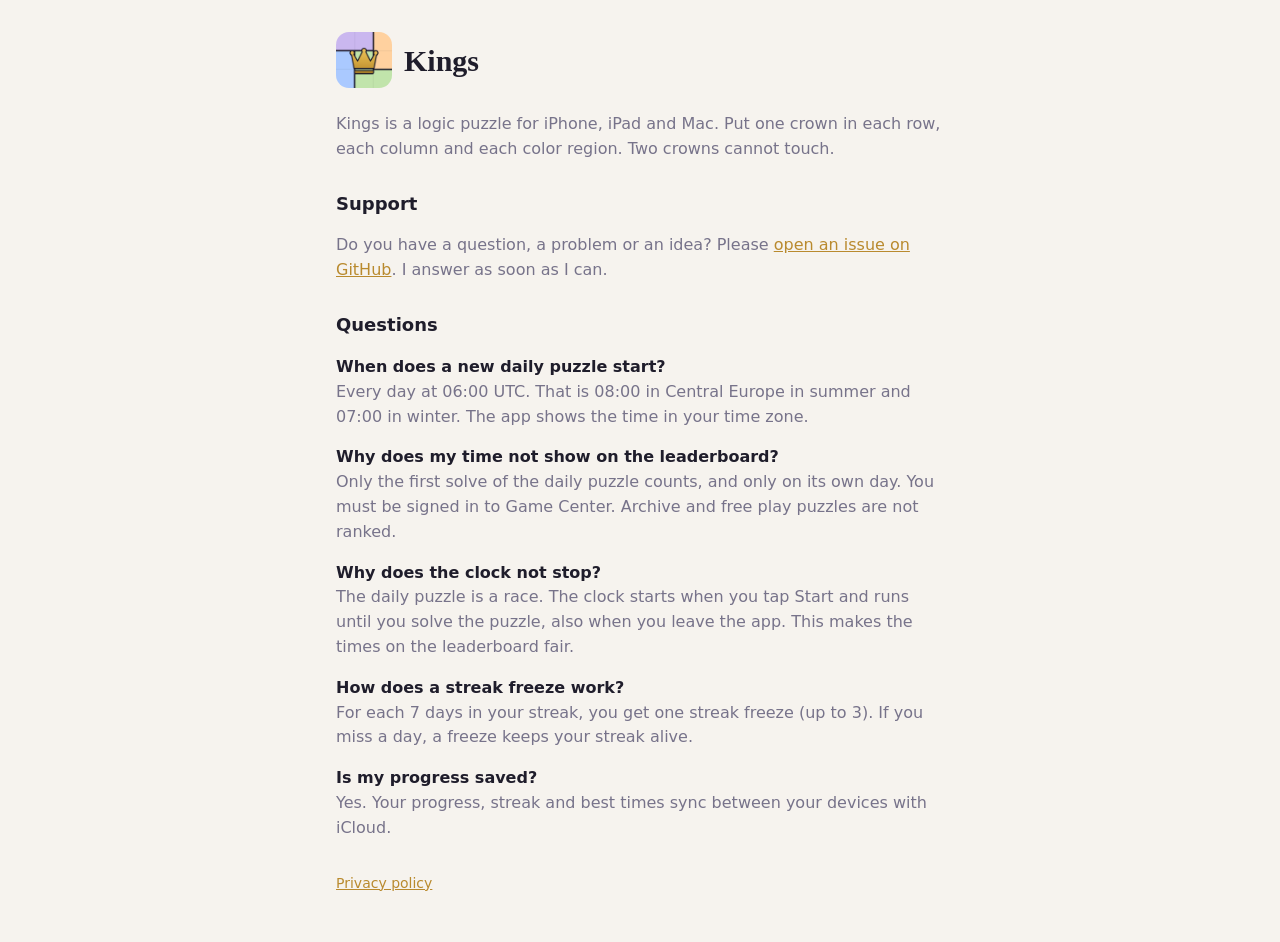
<file: index.html>
<!doctype html>
<html lang="en">
<head>
<meta charset="utf-8">
<meta name="viewport" content="width=device-width, initial-scale=1">
<title>Kings - Support</title>
<link rel="stylesheet" href="style.css">
<link rel="icon" href="icon.png">
</head>
<body>
<main>
  <header><img src="icon.png" alt=""><h1>Kings</h1></header>
  <p>Kings is a logic puzzle for iPhone, iPad and Mac. Put one crown in each row, each column and each color region. Two crowns cannot touch.</p>

  <h2>Support</h2>
  <p>Do you have a question, a problem or an idea? Please <a href="https://github.com/gereon/kings-app/issues/new">open an issue on GitHub</a>. I answer as soon as I can.</p>

  <h2>Questions</h2>
  <p><strong>When does a new daily puzzle start?</strong><br>Every day at 06:00 UTC. That is 08:00 in Central Europe in summer and 07:00 in winter. The app shows the time in your time zone.</p>
  <p><strong>Why does my time not show on the leaderboard?</strong><br>Only the first solve of the daily puzzle counts, and only on its own day. You must be signed in to Game Center. Archive and free play puzzles are not ranked.</p>
  <p><strong>Why does the clock not stop?</strong><br>The daily puzzle is a race. The clock starts when you tap Start and runs until you solve the puzzle, also when you leave the app. This makes the times on the leaderboard fair.</p>
  <p><strong>How does a streak freeze work?</strong><br>For each 7 days in your streak, you get one streak freeze (up to 3). If you miss a day, a freeze keeps your streak alive.</p>
  <p><strong>Is my progress saved?</strong><br>Yes. Your progress, streak and best times sync between your devices with iCloud.</p>

  <nav><a href="privacy.html">Privacy policy</a></nav>
</main>
</body>
</html>
</file>
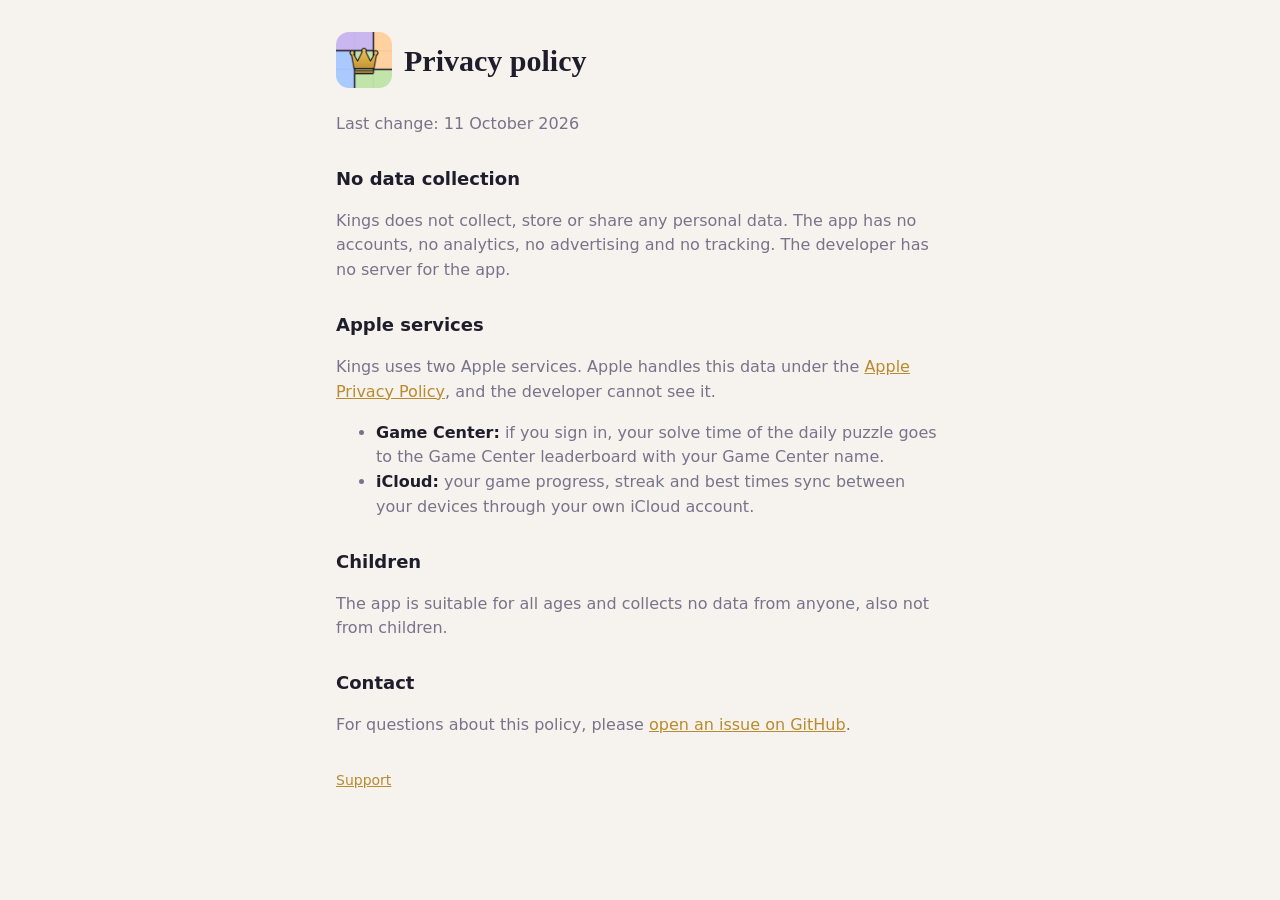
<file: privacy.html>
<!doctype html>
<html lang="en">
<head>
<meta charset="utf-8">
<meta name="viewport" content="width=device-width, initial-scale=1">
<title>Kings - Privacy policy</title>
<link rel="stylesheet" href="style.css">
<link rel="icon" href="icon.png">
</head>
<body>
<main>
  <header><img src="icon.png" alt=""><h1>Privacy policy</h1></header>
  <p>Last change: 11 October 2026</p>

  <h2>No data collection</h2>
  <p>Kings does not collect, store or share any personal data. The app has no accounts, no analytics, no advertising and no tracking. The developer has no server for the app.</p>

  <h2>Apple services</h2>
  <p>Kings uses two Apple services. Apple handles this data under the <a href="https://www.apple.com/legal/privacy/">Apple Privacy Policy</a>, and the developer cannot see it.</p>
  <ul>
    <li><strong>Game Center:</strong> if you sign in, your solve time of the daily puzzle goes to the Game Center leaderboard with your Game Center name.</li>
    <li><strong>iCloud:</strong> your game progress, streak and best times sync between your devices through your own iCloud account.</li>
  </ul>

  <h2>Children</h2>
  <p>The app is suitable for all ages and collects no data from anyone, also not from children.</p>

  <h2>Contact</h2>
  <p>For questions about this policy, please <a href="https://github.com/gereon/kings-app/issues/new">open an issue on GitHub</a>.</p>

  <nav><a href="index.html">Support</a></nav>
</main>
</body>
</html>
</file>
<file: style.css>
:root { --bg: #f6f3ee; --surface: #fff; --ink: #1f1d2b; --muted: #77738a; --gold: #b98a2e; }
@media (prefers-color-scheme: dark) { :root { --bg: #16151c; --surface: #201f29; --ink: #f1eee8; --muted: #9a96ab; } }
* { box-sizing: border-box; }
body { margin: 0; background: var(--bg); color: var(--ink); font: 16px/1.55 -apple-system, system-ui, sans-serif; }
main { max-width: 640px; margin: 0 auto; padding: 32px 16px 48px; }
header { display: flex; align-items: center; gap: 12px; margin-bottom: 24px; }
header img { width: 56px; height: 56px; border-radius: 13px; }
h1 { font: 600 30px/1.1 ui-serif, Georgia, serif; margin: 0; }
h2 { font-size: 18px; margin: 28px 0 8px; }
p, li { color: var(--muted); }
strong { color: var(--ink); }
a { color: var(--gold); }
nav { margin-top: 32px; font-size: 14px; }
</file>
